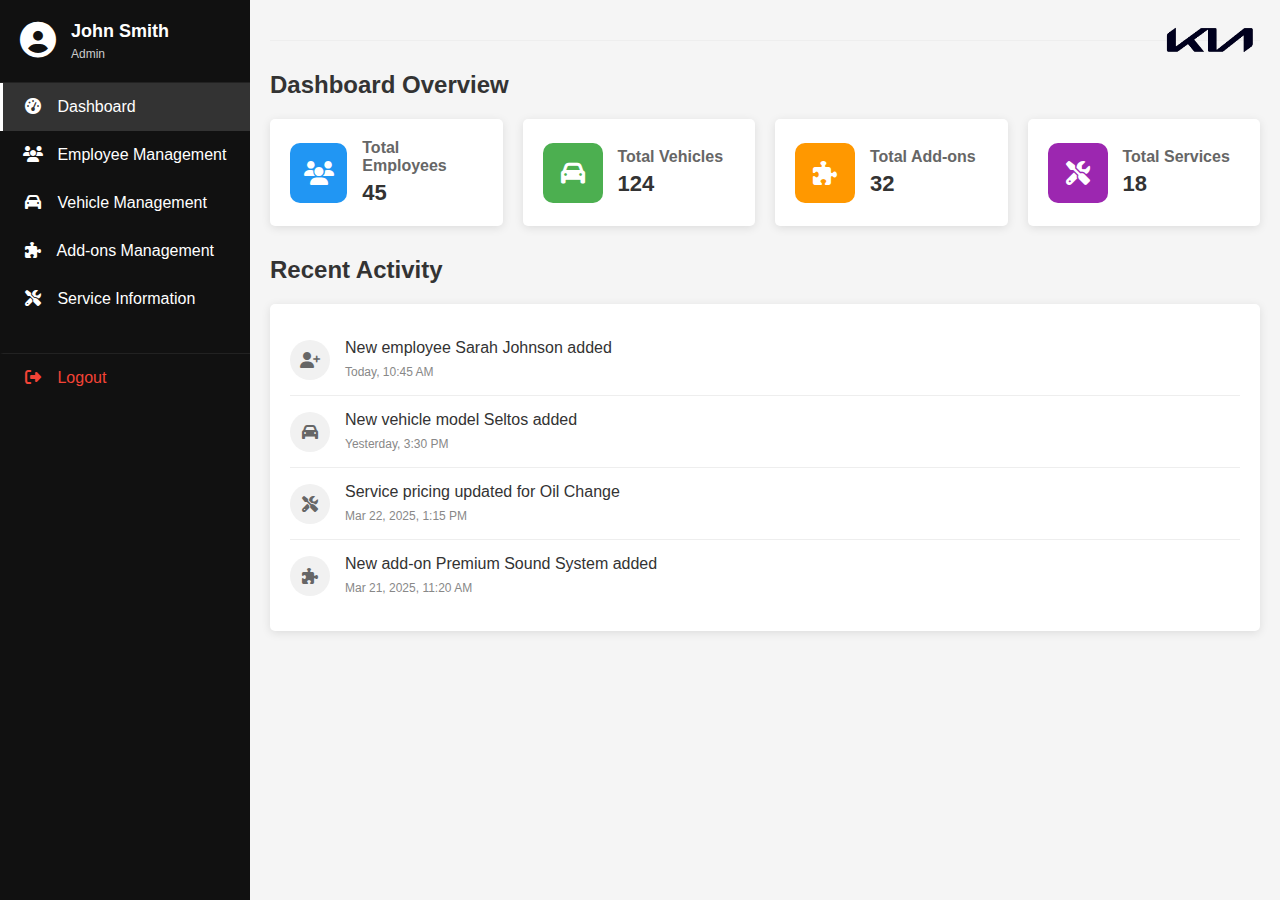
<file: admin.html>
<!DOCTYPE html>
<html lang="en">
<head>
    <meta charset="UTF-8">
    <meta name="viewport" content="width=device-width, initial-scale=1.0">
    <title>Admin Dashboard</title>
    <link rel="stylesheet" href="admin.css">
    <link rel="stylesheet" href="https://cdnjs.cloudflare.com/ajax/libs/font-awesome/6.4.0/css/all.min.css">
</head>
<body>
    <div class="mobile-nav-toggle" id="mobileNavToggle">
        <i class="fas fa-bars"></i>
    </div>

    <div class="top-section">
        <div class="top-section-right">
            <img src="kia-logo.png" alt="KIA Logo" class="header-logo">
        </div>
    </div>

    <div class="container">
        <!-- Sidebar -->
        <aside class="sidebar" id="sidebar">
            <div class="sidebar-header">
                <div class="profile-pic">
                    <i class="fas fa-user-circle"></i>
                </div>
                <div class="admin-info">
                    <h3>John Smith</h3>
                    <p>Admin</p>
                </div>
            </div>
            <nav class="sidebar-nav">
                <ul>
                    <li class="active" data-tab="dashboard"><i class="fas fa-tachometer-alt"></i> Dashboard</li>
                    <li data-tab="employee"><i class="fas fa-users"></i> Employee Management</li>
                    <li data-tab="vehicle"><i class="fas fa-car"></i> Vehicle Management</li>
                    <li data-tab="addons"><i class="fas fa-puzzle-piece"></i> Add-ons Management</li>
                    <li data-tab="service"><i class="fas fa-tools"></i> Service Information</li>
                    <li id="logout-btn"><i class="fas fa-sign-out-alt"></i> Logout</li>
                </ul>
            </nav>
        </aside>


        <!-- Main Content -->
        <main class="main-content">
            <header class="top-header"></header>
            <!--<header class="top-header">
                <div class="search-box">
                    <input type="text" placeholder="Search...">
                    <i class="fas fa-search"></i>
                </div>
                <div class="header-actions">
                    <div class="notification">
                        <i class="fas fa-bell"></i>
                        <span class="badge">3</span>
                    </div>
                    <div class="settings">
                        <i class="fas fa-cog"></i>
                    </div>
                </div>
            </header>-->

            <!-- Dashboard Section -->
            <section class="content-section active" id="dashboard">
                <h2 class="section-title">Dashboard Overview</h2>
                <div class="stats-container">
                    <div class="stat-card">
                        <div class="stat-icon employee-icon">
                            <i class="fas fa-users"></i>
                        </div>
                        <div class="stat-info">
                            <h3>Total Employees</h3>
                            <p class="stat-number">45</p>
                        </div>
                    </div>
                    <div class="stat-card">
                        <div class="stat-icon vehicle-icon">
                            <i class="fas fa-car"></i>
                        </div>
                        <div class="stat-info">
                            <h3>Total Vehicles</h3>
                            <p class="stat-number">124</p>
                        </div>
                    </div>
                    <div class="stat-card">
                        <div class="stat-icon addon-icon">
                            <i class="fas fa-puzzle-piece"></i>
                        </div>
                        <div class="stat-info">
                            <h3>Total Add-ons</h3>
                            <p class="stat-number">32</p>
                        </div>
                    </div>
                    <div class="stat-card">
                        <div class="stat-icon service-icon">
                            <i class="fas fa-tools"></i>
                        </div>
                        <div class="stat-info">
                            <h3>Total Services</h3>
                            <p class="stat-number">18</p>
                        </div>
                    </div>
                </div>
                <div class="recent-activity">
                    <h2 class="section-title">Recent Activity</h2>
                    <div class="activity-log">
                        <div class="activity-item">
                            <div class="activity-icon"><i class="fas fa-user-plus"></i></div>
                            <div class="activity-details">
                                <p>New employee Sarah Johnson added</p>
                                <span class="timestamp">Today, 10:45 AM</span>
                            </div>
                        </div>
                        <div class="activity-item">
                            <div class="activity-icon"><i class="fas fa-car"></i></div>
                            <div class="activity-details">
                                <p>New vehicle model Seltos added</p>
                                <span class="timestamp">Yesterday, 3:30 PM</span>
                            </div>
                        </div>
                        <div class="activity-item">
                            <div class="activity-icon"><i class="fas fa-tools"></i></div>
                            <div class="activity-details">
                                <p>Service pricing updated for Oil Change</p>
                                <span class="timestamp">Mar 22, 2025, 1:15 PM</span>
                            </div>
                        </div>
                        <div class="activity-item">
                            <div class="activity-icon"><i class="fas fa-puzzle-piece"></i></div>
                            <div class="activity-details">
                                <p>New add-on Premium Sound System added</p>
                                <span class="timestamp">Mar 21, 2025, 11:20 AM</span>
                            </div>
                        </div>
                    </div>
                </div>
            </section>


            <!-- Employee Management Section -->
            <section class="content-section" id="employee">
                <div class="section-header">
                    <h2 class="section-title">Employee Management</h2>
                    <button class="action-btn"><i class="fas fa-plus"></i> Add New Employee</button>
                </div>

                <div class="search-filter">
                    <div class="search">
                        <input type="text" placeholder="Search employees...">
                        <i class="fas fa-search"></i>
                    </div>
                    <div class="filter">
                        <select>
                            <option value="">All Roles</option>
                            <option value="gm">General Manager</option>
                            <option value="sales">Sales Executive</option>
                            <option value="service">Service Manager</option>
                        </select>
                        <select>
                            <option value="">All Locations</option>
                            <option value="main">Main Branch Showroom</option>
                            <option value="downtown">Chitradurga Branch</option>
                            <option value="east">Chikmangluru Branch</option>
                            <option value="east">Chikmangluru Branch</option>
                        </select>
                    </div>
                </div>

                <div class="table-container">
                    <table class="data-table">
                        <thead>
                            <tr>
                                <th>Name</th>
                                <th>Role</th>
                                <th>Location</th>
                                <th>Contact</th>
                                <th>Joining Date</th>
                                <th>Actions</th>
                            </tr>
                        </thead>
                        <tbody>
                            <tr>
                                <td>John Smith</td>
                                <td>General Manager</td>
                                <td>Main Showroom</td>
                                <td>john.smith@company.com</td>
                                <td>Jun 15, 2021</td>
                                <td class="actions">
                                    <button class="edit-btn"><i class="fas fa-edit"></i></button>
                                    <button class="delete-btn"><i class="fas fa-trash-alt"></i></button>
                                </td>
                            </tr>
                            <tr>
                                <td>Sarah Johnson</td>
                                <td>Sales Executive</td>
                                <td>Chitradurga Branch</td>
                                <td>sarah.j@company.com</td>
                                <td>Mar 23, 2025</td>
                                <td class="actions">
                                    <button class="edit-btn"><i class="fas fa-edit"></i></button>
                                    <button class="delete-btn"><i class="fas fa-trash-alt"></i></button>
                                </td>
                            </tr>
                            <tr>
                                <td>Michael Wilson</td>
                                <td>Service Manager</td>
                                <td>Chikmangluru Branchh</td>
                                <td>m.wilson@company.com</td>
                                <td>Nov 10, 2023</td>
                                <td class="actions">
                                    <button class="edit-btn"><i class="fas fa-edit"></i></button>
                                    <button class="delete-btn"><i class="fas fa-trash-alt"></i></button>
                                </td>
                            </tr>
                        </tbody>
                    </table>
                </div>
            </section>

            <!-- Vehicle Management Section -->
            <section class="content-section" id="vehicle">
                <div class="section-header">
                    <h2 class="section-title">Vehicle Management</h2>
                    <button class="action-btn"><i class="fas fa-plus"></i> Add New Vehicle</button>
                </div>

                <div class="search-filter">
                    <div class="search">
                        <input type="text" placeholder="Search vehicles...">
                        <i class="fas fa-search"></i>
                    </div>
                    <div class="filter">
                        <select>
                            <option value="">All Years</option>
                            <option value="2025">2025</option>
                            <option value="2024">2024</option>
                            <option value="2023">2023</option>
                        </select>
                        <select>
                            <option value="">All Types</option>
                            <option value="sedan">Sedan</option>
                            <option value="suv">SUV</option>
                            <option value="truck">Truck</option>
                        </select>
                    </div>
                </div>

                <div class="table-container">
                    <table class="data-table">
                        <thead>
                            <tr>
                                <th>Vehicle Name</th>
                                <th>Model Year</th>
                                <th>Price</th>
                                <th>Engine</th>
                                <th>Transmission</th>
                                <th>Availability</th>
                                <th>Actions</th>
                            </tr>
                        </thead>
                        <tbody>
                            <tr>
                                <td>Seltos</td>
                                <td>2025</td>
                                <td>&#8377 3,52,990</td>
                                <td>Electric</td>
                                <td>Automatic</td>
                                <td><span class="status available">Available</span></td>
                                <td class="actions">
                                    <button class="edit-btn"><i class="fas fa-edit"></i></button>
                                    <button class="delete-btn"><i class="fas fa-trash-alt"></i></button>
                                </td>
                            </tr>
                            <tr>
                                <td>EV6</td>
                                <td>2024</td>
                                <td>&#8377 7,28,455</td>
                                <td>2.5L I4</td>
                                <td>8-Speed Auto</td>
                                <td><span class="status available">Available</span></td>
                                <td class="actions">
                                    <button class="edit-btn"><i class="fas fa-edit"></i></button>
                                    <button class="delete-btn"><i class="fas fa-trash-alt"></i></button>
                                </td>
                            </tr>
                            <tr>
                                <td>Sonet</td>
                                <td>2025</td>
                                <td>&#8377 4,34,585</td>
                                <td>3.5L EcoBoost</td>
                                <td>10-Speed Auto</td>
                                <td><span class="status unavailable">Out of Stock</span></td>
                                <td class="actions">
                                    <button class="edit-btn"><i class="fas fa-edit"></i></button>
                                    <button class="delete-btn"><i class="fas fa-trash-alt"></i></button>
                                </td>
                            </tr>
                        </tbody>
                    </table>
                </div>
            </section>

            <!-- Add-ons Management Section -->
            <section class="content-section" id="addons">
                <div class="section-header">
                    <h2 class="section-title">Add-ons Management</h2>
                    <button class="action-btn"><i class="fas fa-plus"></i> Add New Add-on</button>
                </div>

                <div class="search-filter">
                    <div class="search">
                        <input type="text" placeholder="Search add-ons...">
                        <i class="fas fa-search"></i>
                    </div>
                    <div class="filter">
                        <select>
                            <option value="">All Categories</option>
                            <option value="exterior">Exterior</option>
                            <option value="interior">Interior</option>
                            <option value="performance">Performance</option>
                            <option value="warranty">Warranty</option>
                        </select>
                    </div>
                </div>

                <div class="table-container">
                    <table class="data-table">
                        <thead>
                            <tr>
                                <th>Add-on Name</th>
                                <th>Category</th>
                                <th>Price</th>
                                <th>Applicable Models</th>
                                <th>Actions</th>
                            </tr>
                        </thead>
                        <tbody>
                            <tr>
                                <td>Premium Sound System</td>
                                <td>Interior</td>
                                <td>&#8377 1,200</td>
                                <td>All Models</td>
                                <td class="actions">
                                    <button class="edit-btn"><i class="fas fa-edit"></i></button>
                                    <button class="delete-btn"><i class="fas fa-trash-alt"></i></button>
                                </td>
                            </tr>
                            <tr>
                                <td>Extended Warranty</td>
                                <td>Warranty</td>
                                <td>&#8377 2,500</td>
                                <td>All Models</td>
                                <td class="actions">
                                    <button class="edit-btn"><i class="fas fa-edit"></i></button>
                                    <button class="delete-btn"><i class="fas fa-trash-alt"></i></button>
                                </td>
                            </tr>
                            <tr>
                                <td>Alloy Wheels</td>
                                <td>Exterior</td>
                                <td>&#8377 800</td>
                                <td>Sedan, SUV</td>
                                <td class="actions">
                                    <button class="edit-btn"><i class="fas fa-edit"></i></button>
                                    <button class="delete-btn"><i class="fas fa-trash-alt"></i></button>
                                </td>
                            </tr>
                        </tbody>
                    </table>
                </div>
            </section>

            <!-- Service Information Section -->
            <section class="content-section" id="service">
                <div class="section-header">
                    <h2 class="section-title">Service Information</h2>
                    <button class="action-btn"><i class="fas fa-plus"></i> Add New Service</button>
                </div>

                <div class="search-filter">
                    <div class="search">
                        <input type="text" placeholder="Search services...">
                        <i class="fas fa-search"></i>
                    </div>
                    <div class="filter">
                        <select>
                            <option value="">All Types</option>
                            <option value="maintenance">Maintenance</option>
                            <option value="repair">Repair</option>
                            <option value="inspection">Inspection</option>
                        </select>
                    </div>
                </div>

                <div class="table-container">
                    <table class="data-table">
                        <thead>
                            <tr>
                                <th>Service Name</th>
                                <th>Type</th>
                                <th>Price Range</th>
                                <th>Duration</th>
                                <th>Applicable Vehicles</th>
                                <th>Actions</th>
                            </tr>
                        </thead>
                        <tbody>
                            <tr>
                                <td>Oil Change</td>
                                <td>Maintenance</td>
                                <td>&#8377 45 - &#8377 80</td>
                                <td>30 mins</td>
                                <td>All (except Electric)</td>
                                <td class="actions">
                                    <button class="edit-btn"><i class="fas fa-edit"></i></button>
                                    <button class="delete-btn"><i class="fas fa-trash-alt"></i></button>
                                </td>
                            </tr>
                            <tr>
                                <td>Tire Rotation</td>
                                <td>Maintenance</td>
                                <td>&#8377  30 - &#8377  50</td>
                                <td>45 mins</td>
                                <td>All Models</td>
                                <td class="actions">
                                    <button class="edit-btn"><i class="fas fa-edit"></i></button>
                                    <button class="delete-btn"><i class="fas fa-trash-alt"></i></button>
                                </td>
                            </tr>
                            <tr>
                                <td>Battery Replacement</td>
                                <td>Repair</td>
                                <td>&#8377  150 - &#8377  300</td>
                                <td>1 hour</td>
                                <td>All Models</td>
                                <td class="actions">
                                    <button class="edit-btn"><i class="fas fa-edit"></i></button>
                                    <button class="delete-btn"><i class="fas fa-trash-alt"></i></button>
                                </td>
                            </tr>
                        </tbody>
                    </table>
                </div>
            </section>
        </main>
    </div>
<script>
    document.addEventListener('DOMContentLoaded', function() {
    const mobileNavToggle = document.getElementById('mobileNavToggle');
    const sidebar = document.getElementById('sidebar');
    const sidebarNavItems = document.querySelectorAll('.sidebar-nav li');
    const contentSections = document.querySelectorAll('.content-section');

    // Function to switch tabs
    function switchTab(tabElement) {
        // Handle logout separately
        if (tabElement.id === 'logout-btn') {
            window.location.href = 'index.html';
            return;
        }

        // Get the tab/section ID
        const tabId = tabElement.getAttribute('data-tab');
        
        // Remove active class from all nav items and sections
        sidebarNavItems.forEach(item => {
            item.classList.remove('active');
        });
        contentSections.forEach(section => {
            section.classList.remove('active');
        });
        
        // Add active class to current nav item and section
        tabElement.classList.add('active');
        const activeSection = document.getElementById(tabId);
        
        if (activeSection) {
            activeSection.classList.add('active');
        }

        // Close mobile sidebar
        closeMobileSidebar();
    }

    // Function to close mobile sidebar
    function closeMobileSidebar() {
        sidebar.classList.remove('mobile-active');
        document.body.classList.remove('sidebar-open');
    }

    // Add click event listeners to sidebar navigation items
    sidebarNavItems.forEach(item => {
        item.addEventListener('click', function(event) {
            // Prevent default behavior and stop propagation
            event.preventDefault();
            event.stopPropagation();

            // Call switch tab function
            switchTab(this);
        });
    });

    // Mobile navigation toggle
    mobileNavToggle.addEventListener('click', function(event) {
        event.preventDefault();
        event.stopPropagation();
        
        // Toggle sidebar
        sidebar.classList.toggle('mobile-active');
        document.body.classList.toggle('sidebar-open');
    });

    // Close sidebar when clicking outside
    document.addEventListener('click', function(event) {
        if (sidebar.classList.contains('mobile-active') && 
            !sidebar.contains(event.target) && 
            !mobileNavToggle.contains(event.target)) {
            closeMobileSidebar();
        }
    });

    // Prevent scroll when sidebar is open
    function toggleBodyScroll() {
        if (sidebar.classList.contains('mobile-active')) {
            document.body.style.overflow = 'hidden';
            document.body.style.position = 'fixed';
            document.body.style.width = '100%';
        } else {
            document.body.style.overflow = 'auto';
            document.body.style.position = 'static';
            document.body.style.width = 'auto';
        }
    }

    // Handle window resize
    window.addEventListener('resize', function() {
        if (window.innerWidth > 768) {
            // Reset for desktop view
            closeMobileSidebar();
        }
        toggleBodyScroll();
    });

    // Initial body scroll toggle
    toggleBodyScroll();

    // Debug logging
    console.log('Mobile navigation script initialized');
    console.log('Sidebar nav items:', sidebarNavItems.length);
});
document.addEventListener('DOMContentLoaded', function() {
    const mobileNavToggle = document.getElementById('mobileNavToggle');
    const sidebar = document.getElementById('sidebar');
    const tabs = document.querySelectorAll('.sidebar-nav li');
    const sections = document.querySelectorAll('.content-section');
    const mainContent = document.querySelector('.main-content');

    // Debugging function to log touch and click events
    function logTouchInteraction(element) {
        element.addEventListener('touchstart', function(e) {
            console.log('Touchstart event triggered on:', element);
            e.stopPropagation();
        });

        element.addEventListener('click', function(e) {
            console.log('Click event triggered on:', element);
            e.stopPropagation();
        });
    }

    // Apply logging to all sidebar navigation items
    tabs.forEach(tab => {
        logTouchInteraction(tab);
    });

    // Comprehensive tab switching function
    function switchTab(tabElement) {
        // Logout handling
        if (tabElement.id === 'logout-btn') {
            window.location.href = 'index.html';
            return;
        }

        const tabId = tabElement.getAttribute('data-tab');
        
        // Remove active states
        tabs.forEach(t => t.classList.remove('active'));
        sections.forEach(s => s.classList.remove('active'));
        
        // Add active states
        tabElement.classList.add('active');
        const activeSection = document.getElementById(tabId);
        activeSection.classList.add('active');

        // Close mobile sidebar
        if (window.innerWidth <= 768) {
            sidebar.classList.remove('mobile-active');
            document.body.classList.remove('sidebar-open');
        }

        // Scroll to top
        mainContent.scrollTop = 0;
    }

    // Enhanced event listeners for tabs
    tabs.forEach(tab => {
        // Multiple event listeners for cross-browser compatibility
        tab.addEventListener('click', function(e) {
            e.preventDefault();
            e.stopPropagation();
            switchTab(this);
        });

        tab.addEventListener('touchstart', function(e) {
            e.preventDefault();
            e.stopPropagation();
            switchTab(this);
        }, { passive: false });
    });

    // Mobile navigation toggle
    function toggleSidebar(e) {
        e.preventDefault();
        e.stopPropagation();
        sidebar.classList.toggle('mobile-active');
        document.body.classList.toggle('sidebar-open');
    }

    mobileNavToggle.addEventListener('click', toggleSidebar);
    mobileNavToggle.addEventListener('touchstart', toggleSidebar, { passive: false });

    // Sidebar close logic
    document.addEventListener('click', function(event) {
        if (sidebar.classList.contains('mobile-active') && 
            !sidebar.contains(event.target) && 
            !mobileNavToggle.contains(event.target)) {
            sidebar.classList.remove('mobile-active');
            document.body.classList.remove('sidebar-open');
        }
    });

    // Responsive handling
    window.addEventListener('resize', function() {
        if (window.innerWidth > 768) {
            sidebar.classList.remove('mobile-active');
            document.body.classList.remove('sidebar-open');
            document.body.style.overflow = 'auto';
        }
    });
});
document.addEventListener('DOMContentLoaded', () => {
    const mobileNavToggle = document.querySelector('.mobile-nav-toggle');
    const sidebar = document.querySelector('.sidebar');
    const body = document.body;

    mobileNavToggle.addEventListener('click', () => {
        sidebar.classList.toggle('mobile-active');
        body.classList.toggle('sidebar-open');
    });

    // Close sidebar when clicking outside
    document.addEventListener('click', (event) => {
        if (!sidebar.contains(event.target) && 
            !mobileNavToggle.contains(event.target) && 
            sidebar.classList.contains('mobile-active')) {
            sidebar.classList.remove('mobile-active');
            body.classList.remove('sidebar-open');
        }
    });
});
document.addEventListener('DOMContentLoaded', function() {
    const mobileNavToggle = document.getElementById('mobileNavToggle');
    const sidebar = document.getElementById('sidebar');
    const sidebarNavItems = document.querySelectorAll('.sidebar-nav li');
    const contentSections = document.querySelectorAll('.content-section');
    const overlay = document.createElement('div');
    overlay.classList.add('sidebar-overlay');
    document.body.appendChild(overlay);

    function switchTab(tabElement) {
        if (tabElement.id === 'logout-btn') {
            window.location.href = 'index.html';
            return;
        }
        
        const tabId = tabElement.getAttribute('data-tab');
        sidebarNavItems.forEach(item => item.classList.remove('active'));
        contentSections.forEach(section => section.classList.remove('active'));
        
        tabElement.classList.add('active');
        document.getElementById(tabId).classList.add('active');
        closeMobileSidebar();
    }

    function closeMobileSidebar() {
        sidebar.classList.remove('mobile-active');
        document.body.classList.remove('sidebar-open');
        overlay.style.opacity = '0';
        setTimeout(() => overlay.style.visibility = 'hidden', 300);
    }

    sidebarNavItems.forEach(item => {
        item.addEventListener('click', function(event) {
            event.preventDefault();
            switchTab(this);
        });
    });

    mobileNavToggle.addEventListener('click', function(event) {
        event.preventDefault();
        sidebar.classList.toggle('mobile-active');
        document.body.classList.toggle('sidebar-open');
        if (sidebar.classList.contains('mobile-active')) {
            overlay.style.visibility = 'visible';
            overlay.style.opacity = '1';
        } else {
            closeMobileSidebar();
        }
    });

    overlay.addEventListener('click', closeMobileSidebar);
});
    </script>
</body>
</html>
</file>
<file: admin.css>
/* Reset and Base Styles */
* {
    margin: 0;
    padding: 0;
    box-sizing: border-box;
    font-family: 'Arial', 'Helvetica', sans-serif;
}

body {
    background-color: #f5f5f5;
    color: #333;
    height: 100vh;
}

.container {
    display: flex;
    height: 100vh;
}

/* Sidebar Styles */
.sidebar {
    width: 250px;
    background-color: #111;
    color: #fff;
    height: 100%;
    position: fixed;
    left: 0;
    top: 0;
    overflow-y: auto;
}

.sidebar-header {
    padding: 20px;
    border-bottom: 1px solid #222;
    display: flex;
    align-items: center;
}

.profile-pic {
    font-size: 36px;
    margin-right: 15px;
}

.admin-info h3 {
    font-size: 18px;
    margin-bottom: 5px;
}

.admin-info p {
    font-size: 12px;
    color: #ccc;
}

.sidebar-nav ul {
    list-style: none;
    padding: 0;
}

.sidebar-nav li {
    padding: 15px 20px;
    cursor: pointer;
    transition: all 0.3s;
    border-left: 3px solid transparent;
}

.sidebar-nav li:hover {
    background-color: #222;
    border-left: 3px solid #fff;
}

.sidebar-nav li.active {
    background-color: #333;
    border-left: 3px solid #fff;
}

.sidebar-nav li i {
    margin-right: 10px;
    width: 20px;
    text-align: center;
}

#logout-btn {
    margin-top: 30px;
    border-top: 1px solid #222;
    color: #f44336;
}

/* Main Content Styles */
.main-content {
    flex: 1;
    margin-left: 250px;
    padding: 20px;
    overflow-y: auto;
}

.top-header {
    display: flex;
    justify-content: space-between;
    align-items: center;
    margin-bottom: 30px;
    padding-bottom: 20px;
    border-bottom: 1px solid #eee;
}

.search-box {
    position: relative;
    width: 300px;
}

.search-box input {
    width: 100%;
    padding: 10px 15px;
    padding-right: 40px;
    border: 1px solid #ddd;
    border-radius: 5px;
    outline: none;
}

.search-box i {
    position: absolute;
    right: 15px;
    top: 50%;
    transform: translateY(-50%);
    color: #888;
}

.header-actions {
    display: flex;
}

.notification, .settings {
    margin-left: 20px;
    position: relative;
    cursor: pointer;
    font-size: 20px;
}

.badge {
    position: absolute;
    top: -5px;
    right: -5px;
    background-color: #f44336;
    color: white;
    font-size: 10px;
    width: 16px;
    height: 16px;
    border-radius: 50%;
    display: flex;
    align-items: center;
    justify-content: center;
}

/* Section Styles */
.content-section {
    display: none;
}

.content-section.active {
    display: block;
}

.section-title {
    font-size: 24px;
    margin-bottom: 20px;
    color: #333;
}

.section-header {
    display: flex;
    justify-content: space-between;
    align-items: center;
    margin-bottom: 20px;
}

.action-btn {
    background-color: #000;
    color: white;
    border: none;
    padding: 10px 15px;
    border-radius: 5px;
    cursor: pointer;
    font-size: 14px;
    transition: all 0.3s;
}

.action-btn:hover {
    background-color: #333;
}

.action-btn i {
    margin-right: 5px;
}

/* Dashboard Stats */
.stats-container {
    display: grid;
    grid-template-columns: repeat(auto-fit, minmax(220px, 1fr));
    gap: 20px;
    margin-bottom: 30px;
}

.stat-card {
    background-color: white;
    border-radius: 5px;
    box-shadow: 0 2px 10px rgba(0, 0, 0, 0.1);
    padding: 20px;
    display: flex;
    align-items: center;
}

.stat-icon {
    width: 60px;
    height: 60px;
    border-radius: 10px;
    display: flex;
    align-items: center;
    justify-content: center;
    margin-right: 15px;
    font-size: 24px;
    color: white;
}

.employee-icon {
    background-color: #2196F3;
}

.vehicle-icon {
    background-color: #4CAF50;
}

.addon-icon {
    background-color: #FF9800;
}

.service-icon {
    background-color: #9C27B0;
}

.stat-info h3 {
    font-size: 16px;
    color: #666;
    margin-bottom: 5px;
}

.stat-number {
    font-size: 22px;
    font-weight: bold;
    color: #333;
}

/* Activity Log */
.activity-log {
    background-color: white;
    border-radius: 5px;
    box-shadow: 0 2px 10px rgba(0, 0, 0, 0.1);
    padding: 20px;
}

.activity-item {
    display: flex;
    align-items: center;
    padding: 15px 0;
    border-bottom: 1px solid #eee;
}

.activity-item:last-child {
    border-bottom: none;
}

.activity-icon {
    width: 40px;
    height: 40px;
    border-radius: 50%;
    background-color: #f1f1f1;
    display: flex;
    align-items: center;
    justify-content: center;
    margin-right: 15px;
    color: #666;
}

.activity-details p {
    margin-bottom: 5px;
}

.timestamp {
    font-size: 12px;
    color: #888;
}

/* Search and Filter Styles */
.search-filter {
    display: flex;
    justify-content: space-between;
    margin-bottom: 20px;
}

.search {
    position: relative;
    width: 300px;
}

.search input {
    width: 100%;
    padding: 10px 15px;
    padding-right: 40px;
    border: 1px solid #ddd;
    border-radius: 5px;
    outline: none;
}

.search i {
    position: absolute;
    right: 15px;
    top: 50%;
    transform: translateY(-50%);
    color: #888;
}

.filter select {
    padding: 10px;
    margin-left: 10px;
    border: 1px solid #ddd;
    border-radius: 5px;
    outline: none;
}

/* Table Styles */
.table-container {
    background-color: white;
    border-radius: 5px;
    box-shadow: 0 2px 10px rgba(0, 0, 0, 0.1);
    overflow-x: auto;
}

.data-table {
    width: 100%;
    border-collapse: collapse;
}

.data-table th {
    background-color: #f9f9f9;
    padding: 15px;
    text-align: left;
    font-weight: 600;
    color: #333;
    border-bottom: 1px solid #eee;
}

.data-table td {
    padding: 15px;
    border-bottom: 1px solid #eee;
}

.data-table tr:last-child td {
    border-bottom: none;
}

.actions {
    display: flex;
    gap: 10px;
}

.edit-btn, .delete-btn {
    background: none;
    border: none;
    cursor: pointer;
    font-size: 16px;
}

.edit-btn {
    color: #2196F3;
}

.delete-btn {
    color: #f44336;
}

.status {
    padding: 5px 10px;
    border-radius: 3px;
    font-size: 12px;
    font-weight: 600;
}

.available {
    background-color: #e8f5e9;
    color: #4CAF50;
}

.unavailable {
    background-color: #ffebee;
    color: #f44336;
}

/* Responsive Styles */
@media screen and (max-width: 768px) {
    .sidebar {
        width: 60px;
        overflow: hidden;
    }
    
    .sidebar-header {
        padding: 15px 10px;
        justify-content: center;
    }
    
    .admin-info {
        display: none;
    }
    
    .sidebar-nav li {
        padding: 15px 0;
        text-align: center;
    }
    
    .sidebar-nav li i {
        margin-right: 0;
    }
    
    .sidebar-nav li span {
        display: none;
    }
    
    .main-content {
        margin-left: 60px;
    }
    
    .stats-container {
        grid-template-columns: 1fr;
    }
}
body {
    margin: 0;
    font-family: Arial, sans-serif;
}

.dashboard-header {
    display: flex;
    align-items: center;
    justify-content: space-between;
    background-color: #f4f4f4;
    padding: 15px 20px;
}

.user-info {
    display: flex;
    align-items: center;
    background-color: #000;
    padding: 10px 15px;
    border-radius: 5px;
}

.user-avatar {
    width: 40px;
    height: 40px;
    background-color: grey;
    color: white;
    display: flex;
    align-items: center;
    justify-content: center;
    border-radius: 50%;
    font-weight: bold;
    margin-right: 10px;
}

.user-details {
    color: white;
}

.user-name {
    font-weight: bold;
    display: block;
}

.user-role {
    font-size: 14px;
    display: block;
}

.dashboard-title {
    font-size: 24px;
    font-weight: bold;
}

.logo-container {
    display: flex;
    align-items: center;
}

.logo {
    height: 40px; /* Adjust size as needed */
}
/* Header Styles */
.main-header {
    width: 100%;
    background-color: white;
    padding: 15px 20px;
    display: flex;
    justify-content: flex-end;
    box-shadow: 0 2px 4px rgba(0, 0, 0, 0.05);
    position: relative;
    z-index: 1000;
}

.logo-container {
    display: flex;
    align-items: center;
}

.header-logo {
    height: 35px; /* Adjust as needed */
}

/* Adjust the container to start below the header */
.container {
    display: flex;
    height: calc(100vh - 65px); /* Subtract header height */
    margin-top: 0;
}

/* Adjust sidebar to start below header */
.sidebar {
    width: 250px;
    background-color: #111;
    color: #fff;
    height: 100%;
    position: fixed;
    left: 0;
    top: 65px; /* Set to header height */
    overflow-y: auto;
    bottom: 0;
}

/* Adjust main content to account for header */
.main-content {
    flex: 1;
    margin-left: 250px;
    padding: 20px;
    overflow-y: auto;
}

/* Style for the controls container */
.controls-container {
    display: flex;
    justify-content: space-between;
    align-items: center;
    margin-bottom: 30px;
    padding-bottom: 15px;
    border-bottom: 1px solid #eee;
}
/* Header Styles */
.main-header {
    width: 100%;
    background-color: white;
    padding: 15px 20px;
    display: flex;
    justify-content: space-between;
    align-items: center;
    box-shadow: 0 2px 4px rgba(0, 0, 0, 0.05);
    position: relative;
    z-index: 1000;
}


/* Navigation Button for Mobile View */
.nav-toggle {
    display: none;
    font-size: 24px;
    cursor: pointer;
    margin-right: 20px;
}

@media screen and (max-width: 768px) {
    .nav-toggle {
        display: block; /* Show navigation button on mobile */
    }

    .sidebar {
        width: 0;
        transition: width 0.3s;
    }

    .sidebar.open {
        width: 250px; /* Sidebar width when open */
    }

    .main-content {
        margin-left: 0;
    }
}
/* Initially hide the button */
.mobile-nav-toggle {
    display: none;
    background: none;
    border: none;
    font-size: 24px;
    cursor: pointer;
    position: fixed;
    top: 15px;
    left: 15px; /* Placing it on the left side */
    z-index: 1000;
}

/* Show only on small screens */
@media (max-width: 768px) {
    .mobile-nav-toggle {
        display: block;
    }
}


.top-section {
    position: absolute;
    top: 0;
    right: 0;
    left: auto;
    width: auto;
    display: flex;
    align-items: center;
    justify-content: flex-end;
    /*background-color: #ffffff;*/
    /*box-shadow: 0 2px 4px rgba(0, 0, 0, 0.1);*/
    padding: 10px 20px;
    z-index: 1000;
}

.top-section-right {
    position: absolute;  /* Fix it to the top-right */
    top: 10px;  /* Distance from the top */
    right: 10px;  /* Distance from the right */
    display: flex;
    flex-direction: column; /* Stack elements vertically */
    align-items: center;  /* Center items in the column */
    gap: 15px; /* Space between logo and dropdown */
    /*background-color: white;  /* Ensure visibility */
    padding: 10px; /* Padding for spacing */
    border-radius: 8px; /* Optional rounded corners */
    /*box-shadow: 0 2px 5px rgba(0, 0, 0, 0.1); /* Optional shadow */
    z-index: 1000; /* Ensure it stays on top */
}

.header-logo {
    height: 40px;
    max-width: 100px;
}

.location-select {
    padding: 8px 12px;
    border: 1px solid #ced4da;
    border-radius: 4px;
    font-size: 14px;
}

/* Responsive adjustments */
@media screen and (max-width: 768px) {
    .header-logo {
        height: 30px;
        max-width: 80px;
    }

    .location-select {
        padding: 6px 10px;
        font-size: 12px;
    }
}

@media screen and (max-width: 480px) {
    .header-logo {
        height: 25px;
        max-width: 70px;
    }

    .location-select {
        padding: 5px 8px;
        font-size: 11px;
    }
}
/* Existing styles remain the same, adding/modifying mobile-specific styles */

/* Mobile Navigation Toggle */
.mobile-nav-toggle {
    display: none;
    position: fixed;
    top: 15px;
    left: 15px;
    z-index: 1100;
    background: none;
    border: none;
    color: #333;
    font-size: 24px;
    cursor: pointer;
}

/* Sidebar Adjustments for Mobile */
@media screen and (max-width: 768px) {
    /* Show mobile nav toggle */
    .mobile-nav-toggle {
        display: block;
    }

    /* Sidebar positioning and styling */
    .sidebar {
        position: fixed;
        top: 0;
        left: -250px; /* Initially hidden */
        width: 250px;
        height: 100%;
        background-color: #111;
        z-index: 1000;
        transition: left 0.3s ease;
        overflow-y: auto;
    }

    /* Show sidebar when mobile-active */
    .sidebar.mobile-active {
        left: 0;
    }

    /* Adjust main content when sidebar is open */
    .main-content {
        margin-left: 0;
    }

    /* Overlay effect when sidebar is open */
    .sidebar::before {
        content: '';
        position: fixed;
        top: 0;
        left: 0;
        width: 100%;
        height: 100%;
        background: rgba(0, 0, 0, 0.5);
        z-index: -1;
        opacity: 0;
        transition: opacity 0.3s ease;
    }

    /*.sidebar.mobile-active::before {
        opacity: 1;
        z-index: 999;
    }*/
}

/* Ensure sidebar starts from the top of the page */
.sidebar {
    top: 0;
    height: 100%;
    position: fixed;
}

/* Adjust container and main content */
.container {
    margin-top: 0;
    height: 100vh;
}

.main-content {
    margin-left: 250px;
}

@media screen and (max-width: 768px) {
    .main-content {
        margin-left: 0;
    }
}
/* Mobile Navigation Styles */
@media screen and (max-width: 768px) {
    .container {
        flex-direction: column;
    }

    .sidebar {
        position: fixed;
        top: 0;
        left: -250px;
        width: 250px;
        height: 100%;
        background-color: #111;
        z-index: 1000;
        transition: left 0.3s ease;
        overflow-y: auto;
    }

    .sidebar.mobile-active {
        left: 0;
    }

    .mobile-nav-toggle {
        display: block;
        position: fixed;
        top: 10px;
        left: 10px;
        z-index: 1100;
        background: none;
        border: none;
        color: #333;
        font-size: 24px;
        cursor: pointer;
    }

    .main-content {
        margin-left: 0;
        width: 100%;
        padding: 20px 10px;
    }

    .top-section {
        position: relative;
        top: 0;
        left: 0;
        width: 100%;
        display: flex;
        justify-content: center;
        padding: 10px;
    }

    .sidebar-nav li {
        padding: 15px;
        border-bottom: 1px solid #222;
    }

    .sidebar-nav li:last-child {
        border-bottom: none;
    }

    /* Overlay effect for mobile sidebar */
    .sidebar::before {
        content: '';
        position: fixed;
        top: 0;
        left: 0;
        width: 100%;
        height: 100%;
        background: rgba(0, 0, 0, 0.5);
        opacity: 0;
        visibility: hidden;
        transition: opacity 0.3s ease;
        z-index: -1;
    }

}
/* Mobile Navigation Styles */
@media screen and (max-width: 768px) {
    body.sidebar-open {
        overflow: hidden;
        position: fixed;
        width: 100%;
    }

    .sidebar {
        position: fixed;
        top: 0;
        left: -250px;
        width: 250px;
        height: 100%;
        background-color: #111;
        z-index: 1000;
        transition: left 0.3s ease;
        overflow-y: auto;
    }

    .sidebar.mobile-active {
        left: 0;
    }

    .mobile-nav-toggle {
        display: block;
        position: fixed;
        top: 10px;
        left: 10px;
        z-index: 1100;
        background: none;
        border: none;
        color: #333;
        font-size: 24px;
        cursor: pointer;
    }

    .main-content {
        width: 100%;
        margin-left: 0;
    }

    /* Overlay effect */
    .sidebar::before {
        content: '';
        position: fixed;
        top: 0;
        left: 0;
        width: 100%;
        height: 100%;
        background: rgba(0, 0, 0, 0.5);
        opacity: 0;
        visibility: hidden;
        transition: opacity 0.3s ease;
        z-index: -1;
    }
}
/* Ensure sidebar nav items are fully clickable */
@media screen and (max-width: 768px) {
    .sidebar-nav li {
        display: block;
        width: 100%;
        padding: 15px 20px;
        cursor: pointer;
        user-select: none;
        -webkit-tap-highlight-color: transparent;
    }

    .sidebar-nav li:active {
        background-color: rgba(255, 255, 255, 0.1);
    }

    /* Ensure icons are not preventing click */
    .sidebar-nav li i {
        pointer-events: none;
    }
}
/* Ensure better touch interactions */
@media screen and (max-width: 768px) {
    .sidebar-nav li {
        /* Increase touch target size */
        min-height: 50px;
        display: flex;
        align-items: center;
        padding: 15px 20px;
        
        /* Prevent text selection */
        -webkit-user-select: none;
        -moz-user-select: none;
        -ms-user-select: none;
        user-select: none;
        
        /* Add visual feedback for touch */
        transition: background-color 0.2s ease;
    }

    .sidebar-nav li:active {
        background-color: rgba(255, 255, 255, 0.1);
    }

    /* Ensure icons are properly aligned */
    .sidebar-nav li i {
        margin-right: 15px;
    }
}

/* Additional touch improvements */
body {
    -webkit-tap-highlight-color: transparent;
    touch-action: manipulation;
}
</file>
